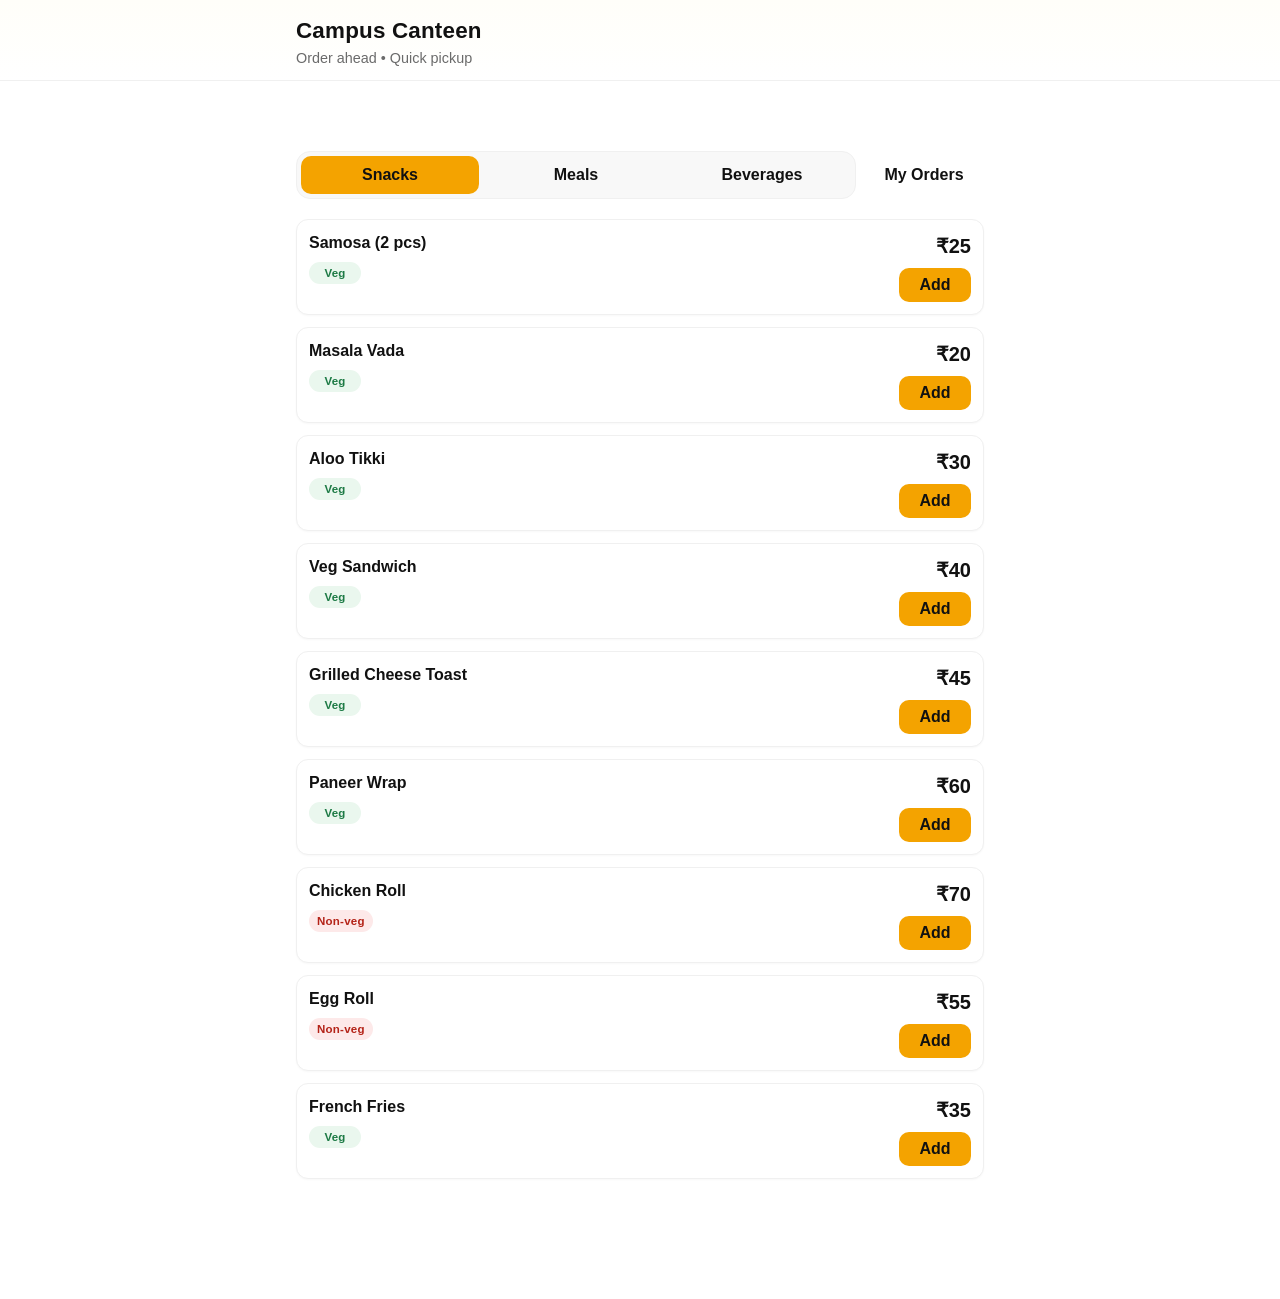
<file: index.html>
<!doctype html>
<html lang="en">
<head>
  <meta charset="utf-8" />
  <meta name="viewport" content="width=device-width,initial-scale=1" />
  <title>Campus Canteen</title>
  <link rel="stylesheet" href="style.css" />
</head>
<body>
  <header class="site-header">
    <div class="container">
      <h1>Campus Canteen</h1>
      <p class="tag">Order ahead • Quick pickup</p>
    </div>
  </header>

  <main class="container">
    <div id="order-message" class="order-message" role="status" aria-live="polite" hidden>
      <span id="order-message-text" class="order-message-text"></span>
      <button id="view-orders-btn" class="view-orders-btn" type="button" hidden>View My Orders</button>
    </div>

    <div class="menu-toolbar" aria-label="Menu and orders tabs">
      <div class="category-tabs" role="tablist" aria-label="Menu categories">
        <button class="category-tab active" type="button" role="tab" aria-selected="true" data-category="Snacks">Snacks</button>
        <button class="category-tab" type="button" role="tab" aria-selected="false" data-category="Meals">Meals</button>
        <button class="category-tab" type="button" role="tab" aria-selected="false" data-category="Beverages">Beverages</button>
      </div>
      <button id="my-orders-tab" class="category-tab orders-tab" type="button" role="tab" aria-selected="false" data-category="My Orders">My Orders</button>
    </div>

    <section id="menu-list" aria-label="Available menu items"></section>
    <p id="no-items" class="empty" hidden>No items available right now.</p>

    <section id="orders-section" class="orders-section" hidden>
      <div class="section-header">
        <h2>My Orders</h2>
      </div>
      <div id="orders-list" class="orders-list"></div>
    </section>

    <section id="cart-section" class="cart-section" hidden>
      <div class="cart-header">
        <h2>Your Cart</h2>
        <span id="cart-count">0 items</span>
      </div>

      <div id="cart-items" class="cart-items"></div>

      <div class="cart-summary">
        <span>Total</span>
        <strong id="cart-total">₹0</strong>
      </div>

      <div class="pickup-section">
        <div class="pickup-header">Pickup time</div>
        <div id="pickup-slot-buttons" class="pickup-slot-buttons"></div>
        <button id="test-fill-slot-btn" class="test-fill-slot-btn" type="button" hidden>Fill 12:30 slot (test)</button>
      </div>

      <div class="checkout-row">
        <label class="field" for="customer-name">
          <span>Your name</span>
          <input id="customer-name" type="text" placeholder="Enter your name" autocomplete="name" />
        </label>
        <div class="checkout-action">
          <button id="place-order-btn" class="place-order-btn" type="button">Place Order</button>
          <div id="checkout-error" class="checkout-error" role="alert" aria-live="assertive" hidden></div>
        </div>
      </div>
    </section>
  </main>

  <button id="cart-bar" class="cart-bar" type="button" hidden>
    <span id="cart-bar-text"></span>
  </button>

  <script src="data/menu.js"></script>
  <script src="app.js"></script>
</body>
</html>
</file>
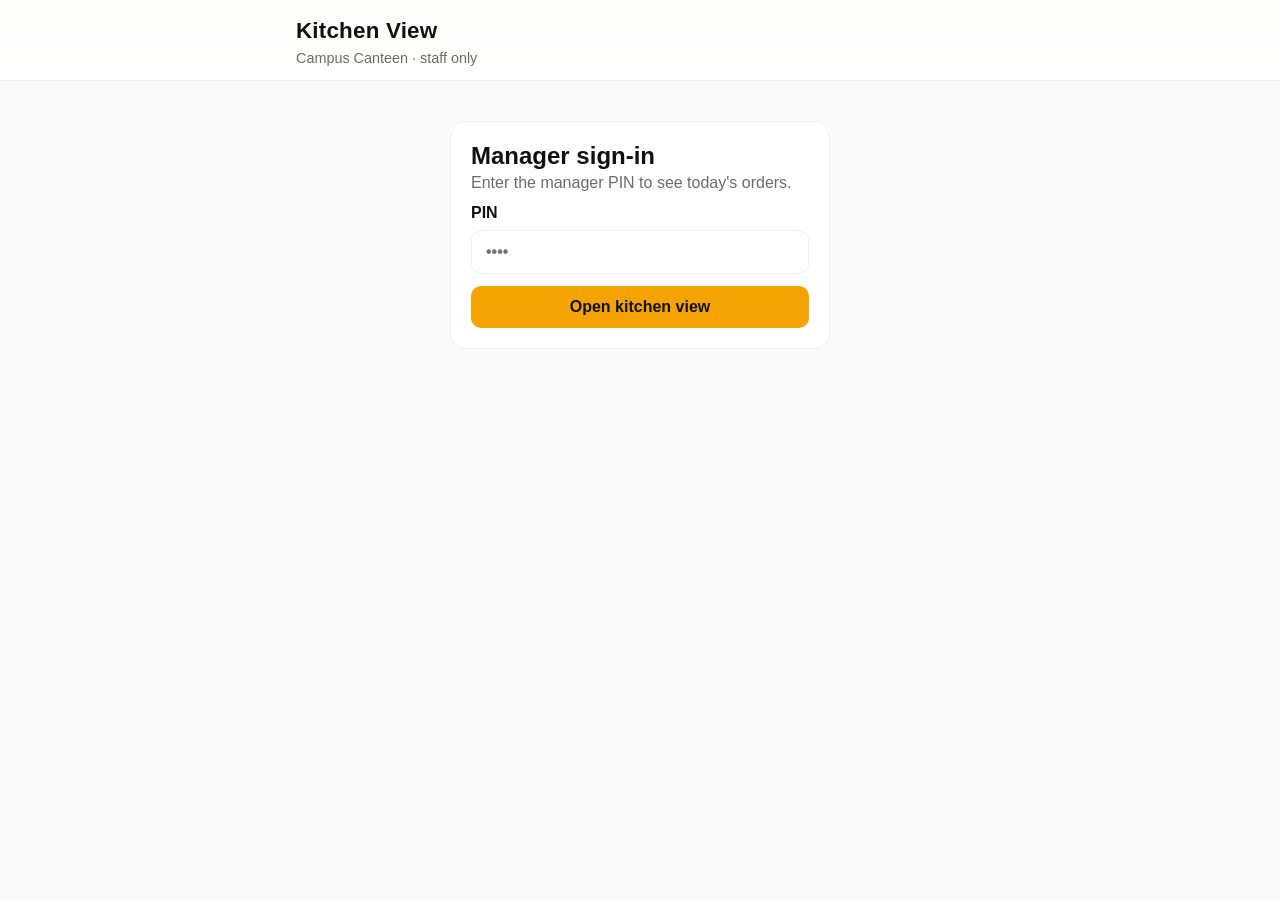
<file: kitchen.html>
<!doctype html>
<html lang="en">
<head>
  <meta charset="utf-8" />
  <meta name="viewport" content="width=device-width,initial-scale=1" />
  <meta name="robots" content="noindex" />
  <title>Kitchen View – Campus Canteen</title>
  <link rel="stylesheet" href="style.css" />
  <link rel="stylesheet" href="kitchen.css" />
</head>
<body class="kitchen">
  <header class="site-header">
    <div class="container kitchen-header">
      <div>
        <h1>Kitchen View</h1>
        <p class="tag">Campus Canteen · staff only</p>
      </div>
      <button id="lock-btn" class="kitchen-btn secondary" type="button" hidden>Lock</button>
    </div>
  </header>

  <main class="container">
    <!-- AL-9: manager PIN gate. Demo only — a real app needs proper staff login on a server. -->
    <section id="pin-section" class="pin-card" aria-labelledby="pin-title">
      <h2 id="pin-title">Manager sign-in</h2>
      <p class="muted">Enter the manager PIN to see today's orders.</p>
      <form id="pin-form" autocomplete="off">
        <label class="field" for="pin-input">
          <span>PIN</span>
          <input id="pin-input" type="password" inputmode="numeric" maxlength="8" placeholder="••••" />
        </label>
        <button class="kitchen-btn" type="submit">Open kitchen view</button>
      </form>
      <p id="pin-error" class="checkout-error" role="alert" hidden>Wrong PIN. The kitchen view is for canteen staff only.</p>
    </section>

    <section id="kitchen-section" hidden>
      <div class="kitchen-toolbar">
        <p id="kitchen-summary" class="kitchen-summary"></p>
        <button id="refresh-btn" class="kitchen-btn secondary" type="button">Refresh</button>
      </div>
      <div id="kitchen-list" class="kitchen-list" aria-live="polite"></div>
    </section>
  </main>

  <script src="kitchen.js"></script>
</body>
</html>
</file>
<file: style.css>
:root{
  --bg: #ffffff;
  --text: #111111;
  --muted: #6b6b6b;
  --saffron: #F4A300;
  --card-border: #f0f0f0;
  --light-saffron: #fff3d5;
  --success: #1d7a45;
  --success-soft: #eaf7ee;
  --error: #b42318;
  --error-soft: #fde9e9;
  --radius: 12px;
  --max-width: 720px;
  --gap: 12px;
  --price-size: 1.25rem;
  --font: "Segoe UI", Roboto, "Helvetica Neue", Arial, sans-serif;
}

*{box-sizing:border-box}
html,body{
  height:100%;
  margin:0;
  background:var(--bg);
  color:var(--text);
  font-family:var(--font);
  -webkit-font-smoothing:antialiased;
  -moz-osx-font-smoothing:grayscale;
}
body.has-cart-bar{
  padding-bottom:88px;
}

button,input{
  font:inherit;
}

.container{
  max-width:var(--max-width);
  margin:0 auto;
  padding:16px;
}
main.container{
  padding-bottom:96px;
}

/* Header */
.site-header{
  border-bottom:1px solid var(--card-border);
  background:linear-gradient(180deg, #fffef9 0%, #ffffff 100%);
}
.site-header .container{
  padding-top:18px;
  padding-bottom:14px;
}
.site-header h1{
  margin:0;
  font-size:1.4rem;
  letter-spacing:0.2px;
}
.tag{
  margin:6px 0 0;
  color:var(--muted);
  font-size:0.9rem;
}

.menu-toolbar{
  display:flex;
  align-items:stretch;
  gap:8px;
  margin:12px 0 16px;
}

.category-tabs{
  display:flex;
  flex:1;
  gap:8px;
  padding:4px;
  border-radius:14px;
  background:#f8f8f8;
  border:1px solid var(--card-border);
}
.category-tab{
  flex:1 1 0;
  border:none;
  border-radius:10px;
  background:transparent;
  color:var(--text);
  font:inherit;
  font-weight:700;
  padding:10px 12px;
  cursor:pointer;
  transition:background-color 0.2s ease, color 0.2s ease, transform 0.2s ease;
}
.category-tab.active{
  background:var(--saffron);
  color:#111111;
}
.category-tab:active{
  transform:translateY(1px);
}
.orders-tab{
  flex:0 0 auto;
  min-width:120px;
}

/* Menu list */
#menu-list{
  display:flex;
  flex-direction:column;
  gap:var(--gap);
  padding-top:4px;
  padding-bottom:24px;
}

/* Item card */
.item{
  display:flex;
  align-items:flex-start;
  justify-content:space-between;
  gap:12px;
  padding:12px;
  background:var(--bg);
  border:1px solid var(--card-border);
  border-radius:var(--radius);
  box-shadow:0 1px 2px rgba(0,0,0,0.03);
}
.item-left{
  display:flex;
  align-items:flex-start;
  gap:12px;
  min-width:0;
  flex:1;
}

.item-info{
  min-width:0;
  display:flex;
  flex-direction:column;
  gap:8px;
}
.item-name{
  margin:0;
  font-size:1rem;
  font-weight:600;
  color:var(--text);
  line-height:1.4;
  overflow-wrap:anywhere;
  word-break:break-word;
  white-space:normal;
  max-width:100%;
}
.item-meta{
  display:flex;
  align-items:center;
  gap:8px;
}
.diet-badge{
  display:inline-flex;
  align-items:center;
  justify-content:center;
  min-width:52px;
  height:22px;
  padding:2px 8px;
  border-radius:999px;
  font-size:0.72rem;
  font-weight:700;
  letter-spacing:0.02em;
}
.diet-badge.veg{
  background:#eaf7ee;
  color:#1d7a45;
}
.diet-badge.nonveg{
  background:#fde9e9;
  color:#b42318;
}

.item-right{
  display:flex;
  align-items:flex-end;
  justify-content:flex-end;
  flex-direction:column;
  gap:8px;
  flex-shrink:0;
}
.price{
  font-size:var(--price-size);
  font-weight:700;
  color:var(--text);
  min-width:72px;
  text-align:right;
  line-height:1.4;
}
.add-btn,
.qty-btn,
.place-order-btn,
.view-orders-btn,
.cart-bar,
.pickup-slot-btn,
.test-fill-slot-btn{
  border:none;
  border-radius:10px;
  cursor:pointer;
  transition:opacity 0.2s ease, transform 0.2s ease, background-color 0.2s ease, color 0.2s ease;
}
.add-btn,
.place-order-btn,
.view-orders-btn,
.test-fill-slot-btn{
  background:var(--saffron);
  color:#111111;
  font-weight:700;
}
.add-btn{
  padding:8px 12px;
  min-width:72px;
}
.add-btn.added{
  background:var(--success-soft);
  color:var(--success);
  border:1px solid #bfdcc8;
}
.add-btn:disabled{
  cursor:default;
  opacity:1;
}
.add-btn:active,
.place-order-btn:active,
.qty-btn:active,
.view-orders-btn:active,
.cart-bar:active,
.pickup-slot-btn:active{
  transform:translateY(1px);
}

/* Cart */
.cart-section{
  margin-top:12px;
  border:1px solid var(--card-border);
  background:#fffdf8;
  border-radius:16px;
  padding:16px;
}
.cart-header,
.cart-summary,
.order-item-row,
.order-row-meta,
.order-item-line,
.checkout-row,
.orders-header {
  display:flex;
  align-items:center;
  justify-content:space-between;
  gap:12px;
}
.cart-header{
  margin-bottom:12px;
}
.cart-header h2,
.section-header h2{
  margin:0;
  font-size:1.15rem;
}
.cart-items{
  display:flex;
  flex-direction:column;
  gap:8px;
}
.cart-item-row{
  display:flex;
  align-items:center;
  justify-content:space-between;
  gap:12px;
  padding:8px 0;
  border-bottom:1px solid #f3f3f3;
}
.cart-item-name{
  font-weight:600;
}
.cart-item-meta{
  display:flex;
  align-items:center;
  gap:8px;
}
.qty-controls{
  display:inline-flex;
  align-items:center;
  border:1px solid var(--card-border);
  border-radius:999px;
  background:#fff;
  overflow:hidden;
}
.qty-btn{
  width:30px;
  height:30px;
  background:#f5f5f5;
  color:var(--text);
  font-size:1.1rem;
  font-weight:700;
}
.qty-value{
  min-width:26px;
  text-align:center;
  font-weight:700;
}
.cart-summary{
  margin-top:12px;
  padding-top:12px;
  border-top:1px solid #f3f3f3;
  font-size:1.05rem;
}
.pickup-section{
  margin-top:16px;
}
.pickup-header{
  font-weight:700;
  margin-bottom:10px;
}
.pickup-slot-buttons{
  display:flex;
  flex-wrap:wrap;
  gap:8px;
}
.pickup-slot-btn{
  display:inline-flex;
  align-items:center;
  justify-content:center;
  gap:8px;
  min-height:42px;
  padding:8px 12px;
  background:#fff;
  border:1px solid var(--card-border);
  color:var(--text);
  font-weight:700;
}
.pickup-slot-btn.selected{
  background:var(--light-saffron);
  border-color:var(--saffron);
}
.pickup-slot-btn.full{
  background:#f3f4f6;
  border-color:#e5e7eb;
  color:#6b7280;
  cursor:not-allowed;
}
.pickup-slot-time{
  display:inline-block;
}
.pickup-slot-status{
  display:inline-block;
  font-size:0.68rem;
  color:var(--saffron);
}
.pickup-slot-status.full{
  color:#6b7280;
}
.pickup-slot-empty{
  color:var(--muted);
  font-size:0.95rem;
  padding:8px 0;
}
.test-fill-slot-btn{
  margin-top:10px;
  padding:8px 10px;
  font-size:0.75rem;
  border-radius:8px;
  background:var(--light-saffron);
  color:#7a4f00;
}
.checkout-row{
  margin-top:16px;
  align-items:flex-end;
}
.field{
  flex:1;
  display:flex;
  flex-direction:column;
  gap:8px;
  font-weight:600;
}
.field input{
  width:100%;
  padding:12px 14px;
  border:1px solid var(--card-border);
  border-radius:10px;
  background:#fff;
  color:var(--text);
}
.field input:focus{
  outline:2px solid rgba(244,163,0,0.25);
  border-color:var(--saffron);
}
.checkout-action{
  display:flex;
  flex-direction:column;
  align-items:stretch;
  gap:8px;
}
.place-order-btn{
  padding:12px 18px;
  min-width:150px;
}
.checkout-error{
  color:var(--error);
  font-size:0.85rem;
  font-weight:700;
  min-height:20px;
  text-align:left;
}

.order-message{
  display:flex;
  align-items:center;
  justify-content:space-between;
  gap:12px;
  flex-wrap:wrap;
  margin:12px 0 16px;
  padding:12px 14px;
  border-radius:12px;
  font-weight:600;
  border:1px solid transparent;
}
.order-message.error{
  background:var(--error-soft);
  color:var(--error);
  border-color:#f3c2c1;
}
.order-message.success{
  background:var(--success-soft);
  color:var(--success);
  border-color:#bfdcc8;
}
.order-message-text{
  flex:1 1 180px;
}
.view-orders-btn{
  padding:8px 12px;
  border-radius:10px;
  font-size:0.95rem;
}

.orders-section{
  margin-top:12px;
  border:1px solid var(--card-border);
  background:#fff;
  border-radius:16px;
  padding:16px;
}
.orders-list{
  display:flex;
  flex-direction:column;
  gap:12px;
  margin-top:12px;
}
.order-card{
  border:1px solid var(--card-border);
  border-radius:12px;
  background:#fff;
  padding:12px;
}
.order-card h3{
  margin:0 0 6px;
  font-size:1rem;
}
.order-card p{
  margin:4px 0;
  color:var(--muted);
}
.order-items{
  margin:10px 0 8px;
  padding-left:18px;
  color:var(--text);
}
.order-items li + li{
  margin-top:4px;
}
.order-status {
  display:inline-block;
  padding:5px 8px;
  border-radius:999px;
  background:var(--light-saffron);
  color:#7a4f00;
  font-weight:700;
  font-size:0.78rem;
}
.empty-orders{
  color:var(--muted);
  text-align:center;
  padding:12px 0;
}

/* Empty state */
.empty{
  text-align:center;
  color:var(--muted);
  padding:18px 12px;
}

.cart-bar{
  position:fixed;
  left:50%;
  bottom:16px;
  transform:translateX(-50%);
  width:min(calc(100% - 20px), 460px);
  display:flex;
  align-items:center;
  justify-content:center;
  padding:12px 16px;
  background:rgba(17,17,17,0.96);
  color:#fff;
  font-weight:700;
  box-shadow:0 10px 26px rgba(18, 18, 18, 0.2);
  z-index:20;
}
.cart-bar[hidden]{
  display:none;
}

/* Smaller screens adjustments */
@media (max-width:560px){
  .menu-toolbar{
    flex-direction:column;
  }
  .orders-tab{
    width:100%;
  }
  .checkout-row{
    flex-direction:column;
    align-items:stretch;
  }
  .place-order-btn{
    width:100%;
  }
  .checkout-action{
    width:100%;
  }
  .view-orders-btn{
    width:100%;
  }
  body.has-cart-bar{
    padding-bottom:80px;
  }
}
@media (max-width:420px){
  .price{ min-width:58px; font-size:1.15rem; }
  .site-header h1{ font-size:1.25rem; }
  .category-tabs{ gap:6px; }
  .category-tab{ padding:9px 8px; font-size:0.92rem; }
  .order-message{ padding:10px 12px; }
}
</file>
<file: kitchen.css>
/* AL-9: Kitchen view — large text, readable from the counter */
body.kitchen{
  background:#fafafa;
}
.kitchen-header{
  display:flex;
  align-items:center;
  justify-content:space-between;
  gap:12px;
}
.kitchen-btn{
  border:none;
  border-radius:10px;
  background:var(--saffron);
  color:#111111;
  font-weight:700;
  padding:12px 18px;
  cursor:pointer;
}
.kitchen-btn.secondary{
  background:#ffffff;
  border:1px solid #dddddd;
}
.pin-card{
  max-width:380px;
  margin:24px auto;
  background:#ffffff;
  border:1px solid var(--card-border);
  border-radius:16px;
  padding:20px;
}
.pin-card h2{
  margin:0 0 4px;
}
.pin-card form{
  display:flex;
  flex-direction:column;
  gap:12px;
  margin-top:12px;
}
.muted{
  color:var(--muted);
  margin:0;
}
.kitchen-toolbar{
  display:flex;
  align-items:center;
  justify-content:space-between;
  gap:12px;
  margin:8px 0 16px;
}
.kitchen-summary{
  margin:0;
  font-weight:600;
  color:var(--muted);
}
.kitchen-list{
  display:flex;
  flex-direction:column;
  gap:20px;
}
.slot-heading{
  margin:0 0 10px;
  padding:8px 12px;
  border-radius:10px;
  background:var(--light-saffron);
  font-size:1.5rem;
}
.slot-group{
  display:flex;
  flex-direction:column;
  gap:10px;
}
.kitchen-order{
  background:#ffffff;
  border:1px solid var(--card-border);
  border-radius:14px;
  padding:14px 16px;
}
.kitchen-order-top{
  display:flex;
  align-items:center;
  flex-wrap:wrap;
  gap:8px 12px;
}
.kitchen-order-number{
  font-size:1.4rem;
  font-weight:800;
}
.kitchen-order-name{
  font-size:1.25rem;
  font-weight:600;
  flex:1 1 auto;
  overflow-wrap:anywhere;
}
.kitchen-items{
  margin:10px 0 6px;
  padding-left:0;
  list-style:none;
  font-size:1.3rem;
  line-height:1.5;
}
.kitchen-items strong{
  display:inline-block;
  min-width:2.5em;
}
.kitchen-order-total{
  margin:0;
  color:var(--muted);
  font-size:1rem;
}
</file>
